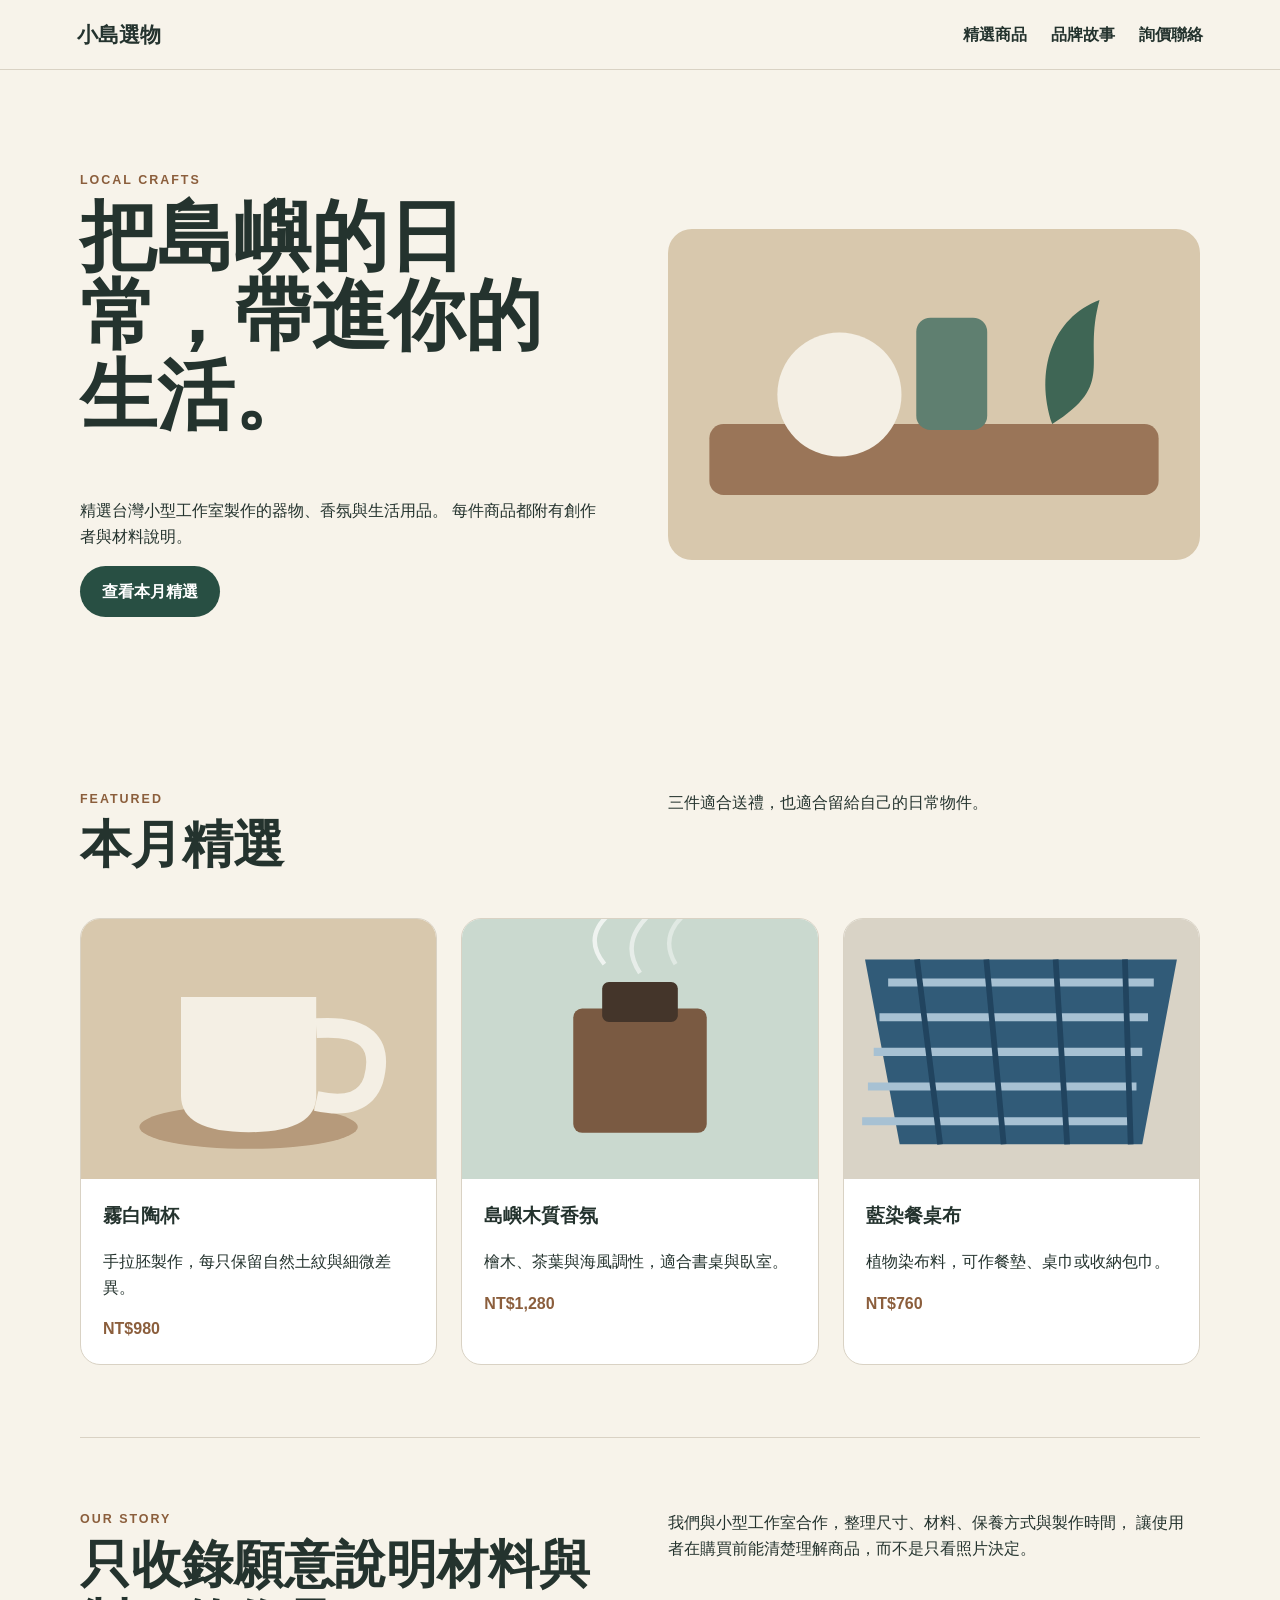
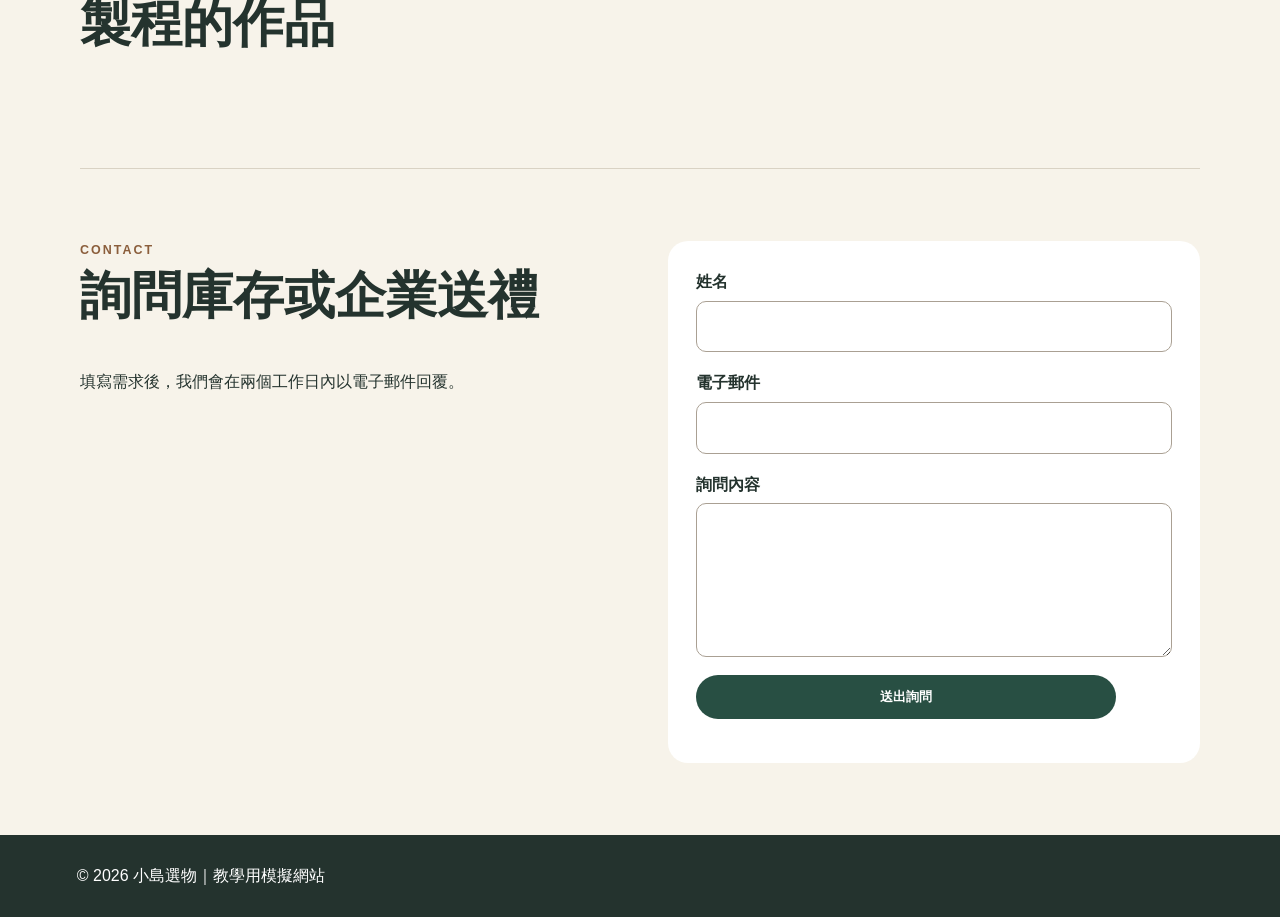
<file: index.html>
<!doctype html>
<html lang="zh-Hant">
<head>
  <meta charset="utf-8">
  <meta name="viewport" content="width=device-width, initial-scale=1">
  <title>小島選物｜RWD 修復案例</title>
  <link rel="stylesheet" href="styles.css">
  <script src="script.js" defer></script>
</head>
<body>
  <header class="site-header">
    <a class="brand" href="#top">小島選物</a>

    <button
      class="menu-button"
      type="button"
      aria-expanded="false"
      aria-controls="primary-navigation"
    >
      <span class="sr-only">開啟導覽選單</span>
      ☰
    </button>

    <nav id="primary-navigation" class="navigation" aria-label="主要導覽">
      <a href="#products">精選商品</a>
      <a href="#about">品牌故事</a>
      <a href="#contact">詢價聯絡</a>
    </nav>
  </header>

  <main id="top">
    <section class="hero">
      <div>
        <p class="eyebrow">LOCAL CRAFTS</p>
        <h1>把島嶼的日常，帶進你的生活。</h1>
        <p>
          精選台灣小型工作室製作的器物、香氛與生活用品。
          每件商品都附有創作者與材料說明。
        </p>
        <a class="primary-link" href="#products">查看本月精選</a>
      </div>
      <img src="assets/hero.svg" alt="桌面上的陶杯、香氛與布料">
    </section>

    <section id="products" class="section">
      <div class="section-heading">
        <div>
          <p class="eyebrow">FEATURED</p>
          <h2>本月精選</h2>
        </div>
        <p>三件適合送禮，也適合留給自己的日常物件。</p>
      </div>

      <div class="product-grid">
        <article class="product-card">
          <img src="assets/product-cup.svg" alt="霧白陶杯">
          <div class="product-content">
            <h3>霧白陶杯</h3>
            <p>手拉胚製作，每只保留自然土紋與細微差異。</p>
            <p class="price">NT$980</p>
          </div>
        </article>

        <article class="product-card">
          <img src="assets/product-scent.svg" alt="島嶼木質香氛">
          <div class="product-content">
            <h3>島嶼木質香氛</h3>
            <p>檜木、茶葉與海風調性，適合書桌與臥室。</p>
            <p class="price">NT$1,280</p>
          </div>
        </article>

        <article class="product-card">
          <img src="assets/product-cloth.svg" alt="藍染餐桌布">
          <div class="product-content">
            <h3>藍染餐桌布</h3>
            <p>植物染布料，可作餐墊、桌巾或收納包巾。</p>
            <p class="price">NT$760</p>
          </div>
        </article>
      </div>
    </section>

    <section id="about" class="section about">
      <div>
        <p class="eyebrow">OUR STORY</p>
        <h2>只收錄願意說明材料與製程的作品</h2>
      </div>
      <p>
        我們與小型工作室合作，整理尺寸、材料、保養方式與製作時間，
        讓使用者在購買前能清楚理解商品，而不是只看照片決定。
      </p>
    </section>

    <section id="contact" class="section contact">
      <div>
        <p class="eyebrow">CONTACT</p>
        <h2>詢問庫存或企業送禮</h2>
        <p>填寫需求後，我們會在兩個工作日內以電子郵件回覆。</p>
      </div>

      <form class="inquiry-form">
        <label>
          姓名
          <input type="text" name="name" autocomplete="name">
        </label>

        <label>
          電子郵件
          <input type="email" name="email" autocomplete="email">
        </label>

        <label>
          詢問內容
          <textarea name="message" rows="5"></textarea>
        </label>

        <button type="submit">送出詢問</button>
        <p class="form-message" aria-live="polite"></p>
      </form>
    </section>
  </main>

  <footer>
    <p>© 2026 小島選物｜教學用模擬網站</p>
  </footer>
</body>
</html>
</file>
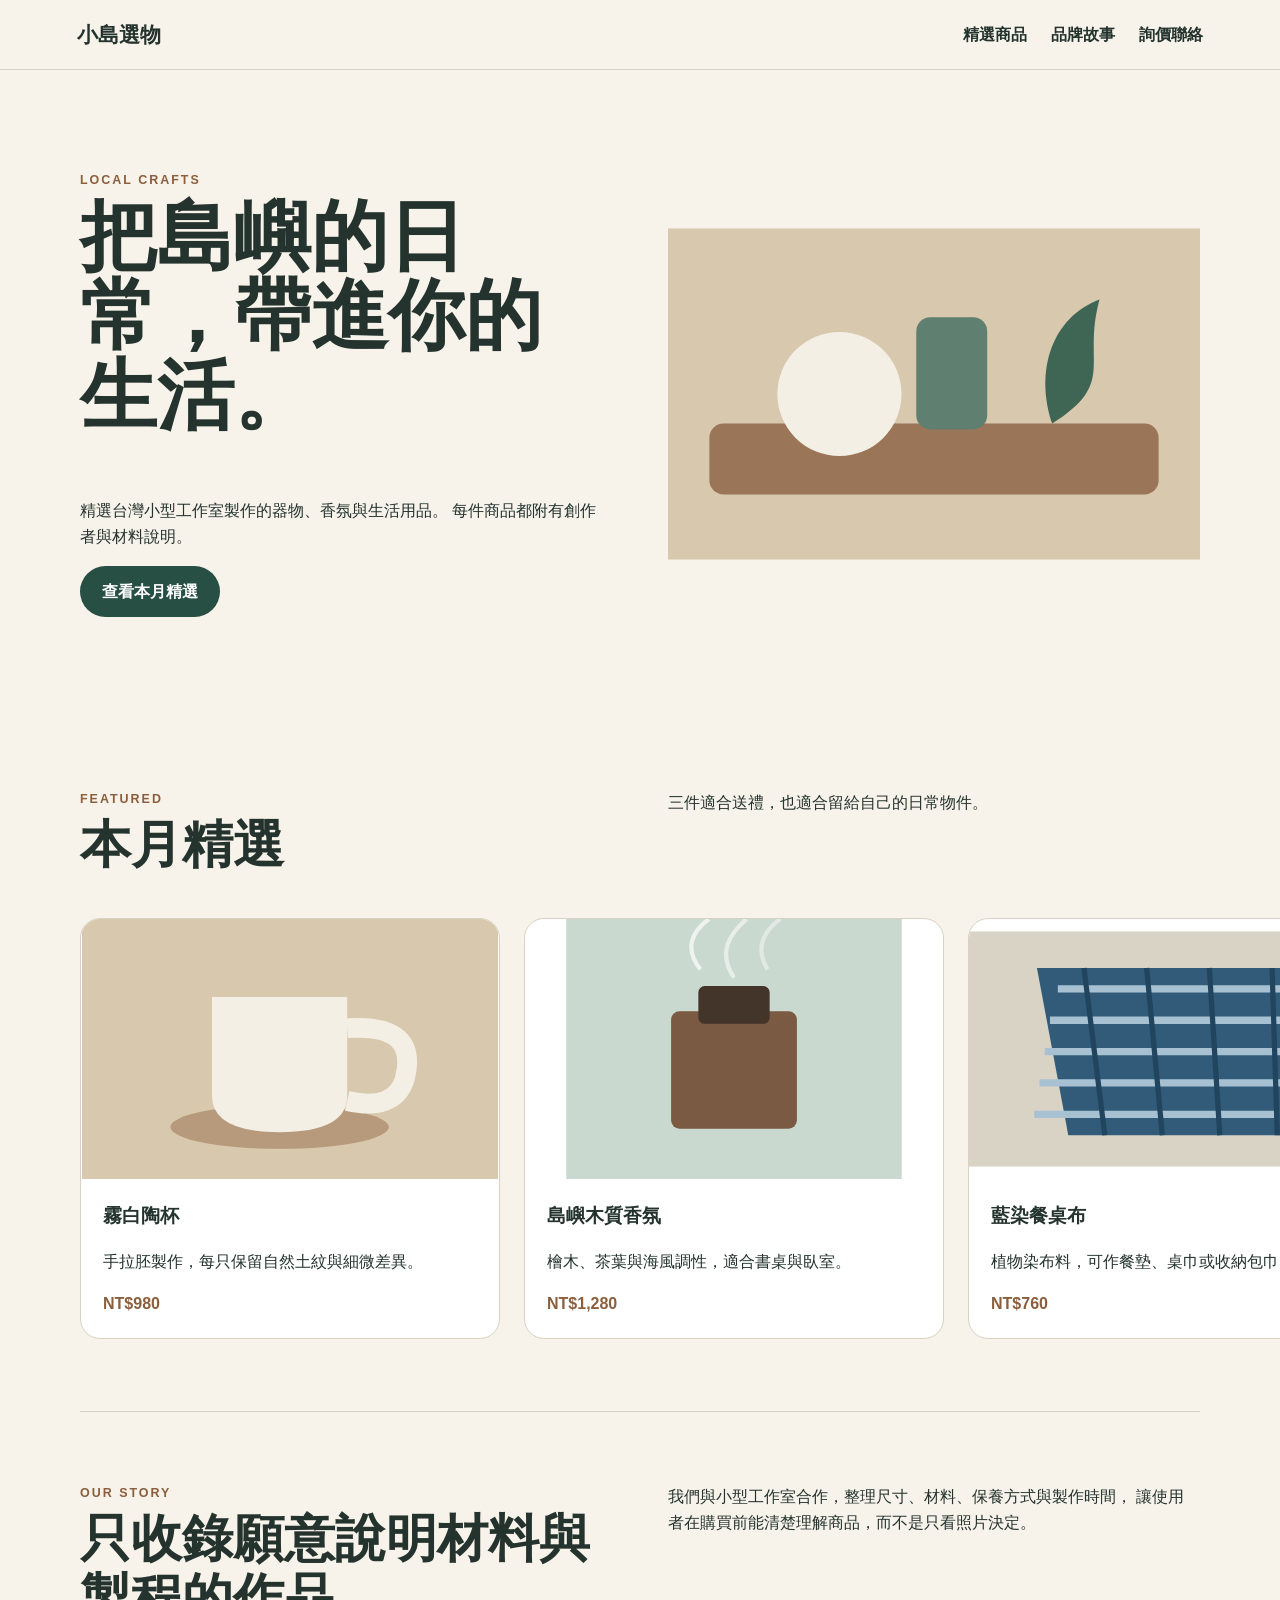
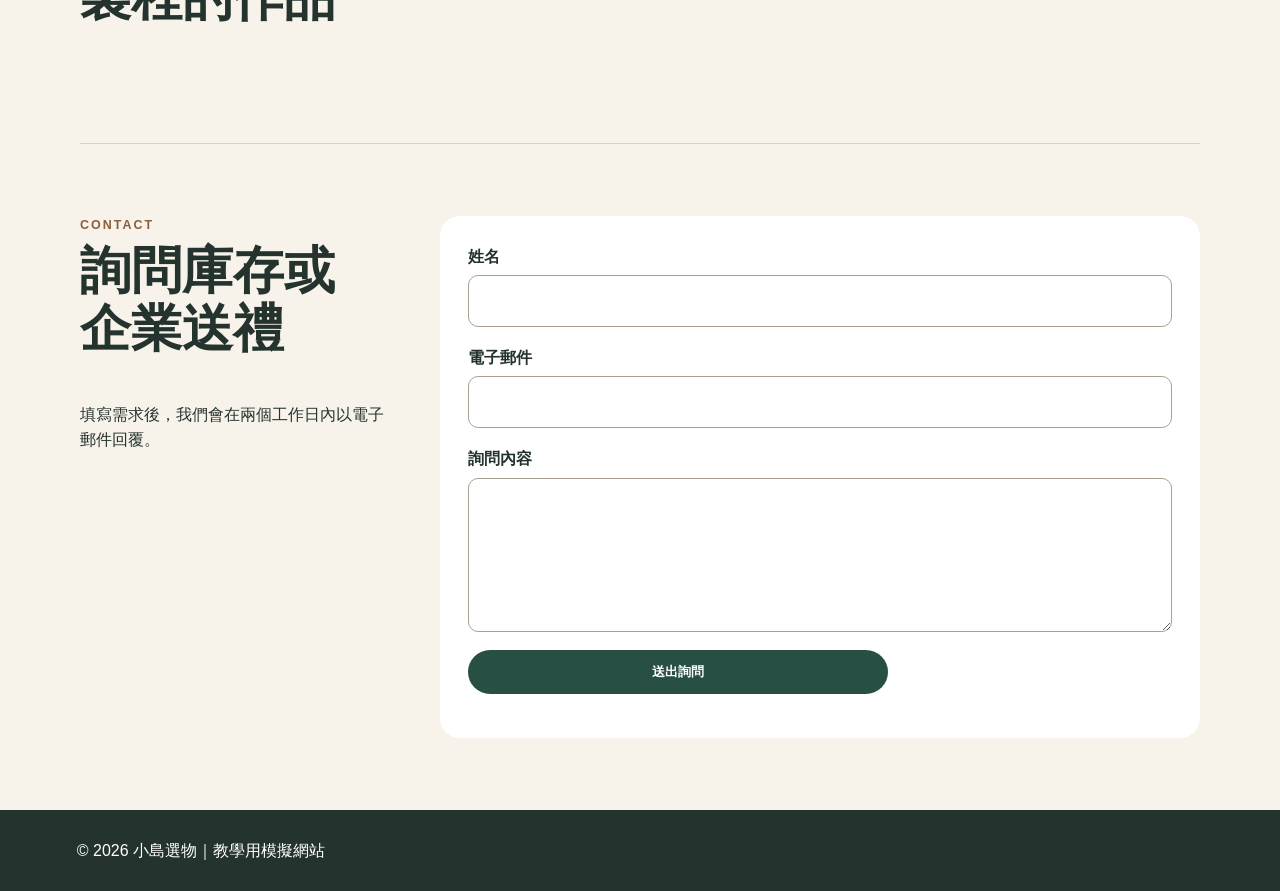
<file: before/index.html>
<!doctype html>
<html lang="zh-Hant">
<head>
  <meta charset="utf-8">
  <meta name="viewport" content="width=device-width, initial-scale=1">
  <title>小島選物｜故障版網站</title>
  <link rel="stylesheet" href="styles.css">
  <script src="script.js" defer></script>
</head>
<body>
  <header class="site-header">
    <a class="brand" href="#top">小島選物</a>

    <button
      class="menu-button"
      type="button"
      aria-expanded="false"
      aria-controls="primary-navigation"
    >
      <span class="sr-only">開啟導覽選單</span>
      ☰
    </button>

    <nav id="primary-navigation" class="navigation" aria-label="主要導覽">
      <a href="#products">精選商品</a>
      <a href="#about">品牌故事</a>
      <a href="#contact">詢價聯絡</a>
    </nav>
  </header>

  <main id="top">
    <section class="hero">
      <div>
        <p class="eyebrow">LOCAL CRAFTS</p>
        <h1>把島嶼的日常，帶進你的生活。</h1>
        <p>
          精選台灣小型工作室製作的器物、香氛與生活用品。
          每件商品都附有創作者與材料說明。
        </p>
        <a class="primary-link" href="#products">查看本月精選</a>
      </div>
      <img src="assets/hero.svg" alt="桌面上的陶杯、香氛與布料">
    </section>

    <section id="products" class="section">
      <div class="section-heading">
        <div>
          <p class="eyebrow">FEATURED</p>
          <h2>本月精選</h2>
        </div>
        <p>三件適合送禮，也適合留給自己的日常物件。</p>
      </div>

      <div class="product-grid">
        <article class="product-card">
          <img src="assets/product-cup.svg" alt="霧白陶杯">
          <div class="product-content">
            <h3>霧白陶杯</h3>
            <p>手拉胚製作，每只保留自然土紋與細微差異。</p>
            <p class="price">NT$980</p>
          </div>
        </article>

        <article class="product-card">
          <img src="assets/product-scent.svg" alt="島嶼木質香氛">
          <div class="product-content">
            <h3>島嶼木質香氛</h3>
            <p>檜木、茶葉與海風調性，適合書桌與臥室。</p>
            <p class="price">NT$1,280</p>
          </div>
        </article>

        <article class="product-card">
          <img src="assets/product-cloth.svg" alt="藍染餐桌布">
          <div class="product-content">
            <h3>藍染餐桌布</h3>
            <p>植物染布料，可作餐墊、桌巾或收納包巾。</p>
            <p class="price">NT$760</p>
          </div>
        </article>
      </div>
    </section>

    <section id="about" class="section about">
      <div>
        <p class="eyebrow">OUR STORY</p>
        <h2>只收錄願意說明材料與製程的作品</h2>
      </div>
      <p>
        我們與小型工作室合作，整理尺寸、材料、保養方式與製作時間，
        讓使用者在購買前能清楚理解商品，而不是只看照片決定。
      </p>
    </section>

    <section id="contact" class="section contact">
      <div>
        <p class="eyebrow">CONTACT</p>
        <h2>詢問庫存或企業送禮</h2>
        <p>填寫需求後，我們會在兩個工作日內以電子郵件回覆。</p>
      </div>

      <form class="inquiry-form">
        <label>
          姓名
          <input type="text" name="name" autocomplete="name">
        </label>

        <label>
          電子郵件
          <input type="email" name="email" autocomplete="email">
        </label>

        <label>
          詢問內容
          <textarea name="message" rows="5"></textarea>
        </label>

        <button type="submit">送出詢問</button>
        <p class="form-message" aria-live="polite"></p>
      </form>
    </section>
  </main>

  <footer>
    <p>© 2026 小島選物｜教學用模擬網站</p>
  </footer>
</body>
</html>
</file>
<file: styles.css>
* {
  box-sizing: border-box;
}

html {
  scroll-behavior: smooth;
}

body {
  margin: 0;
  color: #24332e;
  background: #f7f3ea;
  font-family: Arial, "Noto Sans TC", sans-serif;
  line-height: 1.6;
}

img {
  display: block;
  max-width: 100%;
}

a {
  color: inherit;
}

.site-header {
  position: sticky;
  top: 0;
  z-index: 10;
  display: flex;
  align-items: center;
  justify-content: space-between;
  padding: 18px 6vw;
  background: rgba(247, 243, 234, 0.95);
  border-bottom: 1px solid #d9d2c4;
}

.brand {
  font-size: 1.3rem;
  font-weight: 800;
  text-decoration: none;
}

.navigation {
  display: flex;
  gap: 24px;
}

.navigation a {
  text-decoration: none;
  font-weight: 700;
}

.menu-button {
  display: none;
  border: 1px solid #24332e;
  background: transparent;
  font-size: 1.25rem;
  padding: 8px 12px;
}

.hero,
.section {
  width: min(1120px, 88vw);
  margin: 0 auto;
}

.hero {
  display: grid;
  grid-template-columns: 1fr 1fr;
  gap: 56px;
  align-items: center;
  min-height: 72vh;
  padding: 72px 0;
}

.hero img {
  width: 100%;
  height: auto;
  border-radius: 24px;
}

.eyebrow {
  margin-bottom: 6px;
  color: #8b5e3c;
  font-size: 0.78rem;
  font-weight: 800;
  letter-spacing: 0.16em;
}

h1,
h2,
h3,
p {
  margin-top: 0;
}

h1 {
  max-width: 12ch;
  font-size: clamp(2.6rem, 6vw, 5.2rem);
  line-height: 1.03;
}

h2 {
  font-size: clamp(2rem, 4vw, 3.2rem);
  line-height: 1.15;
}

.primary-link,
.inquiry-form button {
  display: inline-block;
  border: 0;
  border-radius: 999px;
  background: #284f43;
  color: white;
  padding: 13px 22px;
  font-weight: 800;
  text-decoration: none;
}

.section {
  padding: 72px 0;
}

.section-heading,
.about,
.contact {
  display: grid;
  grid-template-columns: 1fr 1fr;
  gap: 56px;
}

.product-grid {
  display: grid;
  grid-template-columns: repeat(3, minmax(0, 1fr));
  gap: 24px;
}

.product-card {
  overflow: hidden;
  border: 1px solid #d9d2c4;
  border-radius: 20px;
  background: white;
}

.product-card img {
  width: 100%;
  height: 260px;
  object-fit: cover;
  object-position: center;
}

.product-content {
  padding: 22px;
}

.price {
  margin-bottom: 0;
  color: #8b5e3c;
  font-weight: 800;
}

.about {
  border-top: 1px solid #d9d2c4;
  border-bottom: 1px solid #d9d2c4;
}

.contact {
  align-items: start;
}

.inquiry-form {
  width: 100%;
  max-width: 760px;
  padding: 28px;
  border-radius: 20px;
  background: white;
}

.inquiry-form label {
  display: block;
  margin-bottom: 18px;
  font-weight: 700;
}

.inquiry-form input,
.inquiry-form textarea {
  display: block;
  width: 100%;
  margin-top: 6px;
  border: 1px solid #aaa093;
  border-radius: 10px;
  padding: 12px;
  font: inherit;
}

.inquiry-form button {
  width: 100%;
  max-width: 420px;
  cursor: pointer;
}

.form-message {
  margin-top: 12px;
  font-weight: 700;
}

footer {
  padding: 28px 6vw;
  background: #24332e;
  color: white;
}

footer p {
  margin: 0;
}

.sr-only {
  position: absolute;
  width: 1px;
  height: 1px;
  padding: 0;
  overflow: hidden;
  clip: rect(0, 0, 0, 0);
  white-space: nowrap;
  border: 0;
}

@media (max-width: 900px) {
  .product-grid {
    grid-template-columns: repeat(2, minmax(0, 1fr));
  }
  .contact {
    grid-template-columns: 1fr;
  }
}

@media (max-width: 760px) {
  .site-header {
    align-items: flex-start;
  }

  .menu-button {
    display: block;
  }

  .navigation {
    display: none;
    position: absolute;
    top: 66px;
    right: 6vw;
    flex-direction: column;
    width: 260px;
    padding: 18px;
    border: 1px solid #d9d2c4;
    border-radius: 14px;
    background: white;
  }

  .navigation.open {
    display: flex;
  }

  .hero,
  .section-heading,
  .about,
  .contact {
    grid-template-columns: 1fr;
  }

  .hero {
    gap: 28px;
    padding-top: 36px;
  }

  .product-grid {
    grid-template-columns: 1fr;
  }
}
</file>
<file: before/styles.css>
* {
  box-sizing: border-box;
}

html {
  scroll-behavior: smooth;
}

body {
  margin: 0;
  color: #24332e;
  background: #f7f3ea;
  font-family: Arial, "Noto Sans TC", sans-serif;
  line-height: 1.6;
}

img {
  display: block;
  max-width: 100%;
}

a {
  color: inherit;
}

.site-header {
  position: sticky;
  top: 0;
  z-index: 10;
  display: flex;
  align-items: center;
  justify-content: space-between;
  padding: 18px 6vw;
  background: rgba(247, 243, 234, 0.95);
  border-bottom: 1px solid #d9d2c4;
}

.brand {
  font-size: 1.3rem;
  font-weight: 800;
  text-decoration: none;
}

.navigation {
  display: flex;
  gap: 24px;
}

.navigation a {
  text-decoration: none;
  font-weight: 700;
}

.menu-button {
  display: none;
  border: 1px solid #24332e;
  background: transparent;
  font-size: 1.25rem;
  padding: 8px 12px;
}

.hero,
.section {
  width: min(1120px, 88vw);
  margin: 0 auto;
}

.hero {
  display: grid;
  grid-template-columns: 1fr 1fr;
  gap: 56px;
  align-items: center;
  min-height: 72vh;
  padding: 72px 0;
}

.hero img {
  width: 100%;
  height: 470px;
  border-radius: 24px;
}

.eyebrow {
  margin-bottom: 6px;
  color: #8b5e3c;
  font-size: 0.78rem;
  font-weight: 800;
  letter-spacing: 0.16em;
}

h1,
h2,
h3,
p {
  margin-top: 0;
}

h1 {
  max-width: 12ch;
  font-size: clamp(2.6rem, 6vw, 5.2rem);
  line-height: 1.03;
}

h2 {
  font-size: clamp(2rem, 4vw, 3.2rem);
  line-height: 1.15;
}

.primary-link,
.inquiry-form button {
  display: inline-block;
  border: 0;
  border-radius: 999px;
  background: #284f43;
  color: white;
  padding: 13px 22px;
  font-weight: 800;
  text-decoration: none;
}

.section {
  padding: 72px 0;
}

.section-heading,
.about,
.contact {
  display: grid;
  grid-template-columns: 1fr 1fr;
  gap: 56px;
}

.product-grid {
  display: grid;
  grid-template-columns: repeat(3, 420px);
  gap: 24px;
}

.product-card {
  overflow: hidden;
  border: 1px solid #d9d2c4;
  border-radius: 20px;
  background: white;
}

.product-card img {
  width: 100%;
  height: 260px;
}

.product-content {
  padding: 22px;
}

.price {
  margin-bottom: 0;
  color: #8b5e3c;
  font-weight: 800;
}

.about {
  border-top: 1px solid #d9d2c4;
  border-bottom: 1px solid #d9d2c4;
}

.contact {
  align-items: start;
}

.inquiry-form {
  width: 760px;
  padding: 28px;
  border-radius: 20px;
  background: white;
}

.inquiry-form label {
  display: block;
  margin-bottom: 18px;
  font-weight: 700;
}

.inquiry-form input,
.inquiry-form textarea {
  display: block;
  width: 100%;
  margin-top: 6px;
  border: 1px solid #aaa093;
  border-radius: 10px;
  padding: 12px;
  font: inherit;
}

.inquiry-form button {
  width: 420px;
  cursor: pointer;
}

.form-message {
  margin-top: 12px;
  font-weight: 700;
}

footer {
  padding: 28px 6vw;
  background: #24332e;
  color: white;
}

footer p {
  margin: 0;
}

.sr-only {
  position: absolute;
  width: 1px;
  height: 1px;
  padding: 0;
  overflow: hidden;
  clip: rect(0, 0, 0, 0);
  white-space: nowrap;
  border: 0;
}

@media (max-width: 760px) {
  .site-header {
    align-items: flex-start;
  }

  .menu-button {
    display: block;
  }

  .navigation {
    display: none;
    position: absolute;
    top: 66px;
    right: 6vw;
    flex-direction: column;
    width: 260px;
    padding: 18px;
    border: 1px solid #d9d2c4;
    border-radius: 14px;
    background: white;
  }

  .navigation.open {
    display: flex;
  }

  .hero,
  .section-heading,
  .about,
  .contact {
    grid-template-columns: 1fr;
  }

  .hero {
    gap: 28px;
    padding-top: 36px;
  }

  .hero img {
    height: 320px;
  }
}
</file>
